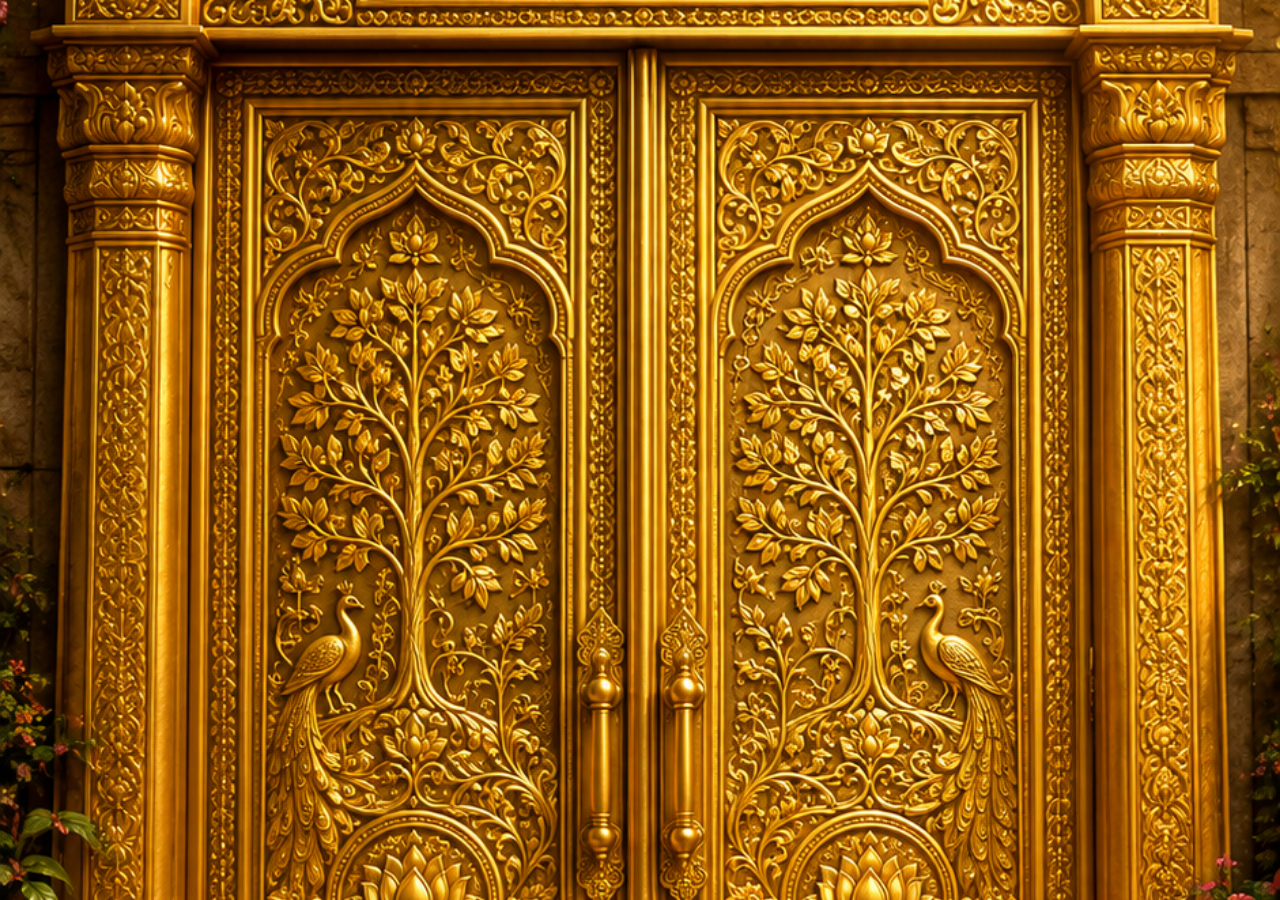
<file: index.html>
<!DOCTYPE html>
<html lang="hi">

<head>

<meta charset="UTF-8">
<meta name="viewport" content="width=device-width, initial-scale=1.0">

<title>हमारा घर</title>

<link rel="stylesheet" href="css/style.css">

</head>

<body>

<!-- ===============================
     CINEMATIC INTRO
================================ -->

<section id="intro">

    <!-- संसार -->

    <div id="world">

        <img
            id="scene"
            src="assets/home-scene.webp"
            alt="हमारा घर">

    </div>

    <!-- द्वार -->

    <div id="gate">

        <img
            id="gateImage"
            src="assets/gate.webp"
            alt="प्रवेश द्वार">

    </div>

    <!-- प्रकाश -->

    <div id="light"></div>

</section>

<!-- ===============================
     WELCOME
================================ -->

<section id="welcome">

    <h1>

        हमारा घर

    </h1>

    <p>

        जहाँ शब्द जन्म लेते हैं,<br>
        और मनुष्य स्वयं से मिलता है।

    </p>

</section>

<!-- ===============================
     MAIN HOME
================================ -->

<main id="home">

    <nav>

        <a href="pages/beej.html">

            🌱
            <span>बीज कक्ष</span>

        </a>

        <a href="pages/library.html">

            📚
            <span>पुस्तकालय</span>

        </a>

        <a href="pages/maun.html">

            ○
            <span>मौन</span>

        </a>

        <a href="pages/samvaad.html">

            💬
            <span>संवाद</span>

        </a>

        <a href="pages/about.html">

            ☀
            <span>परिचय</span>

        </a>

    </nav>

</main>

<script src="js/script.js"></script>

</body>

</html>
</file>
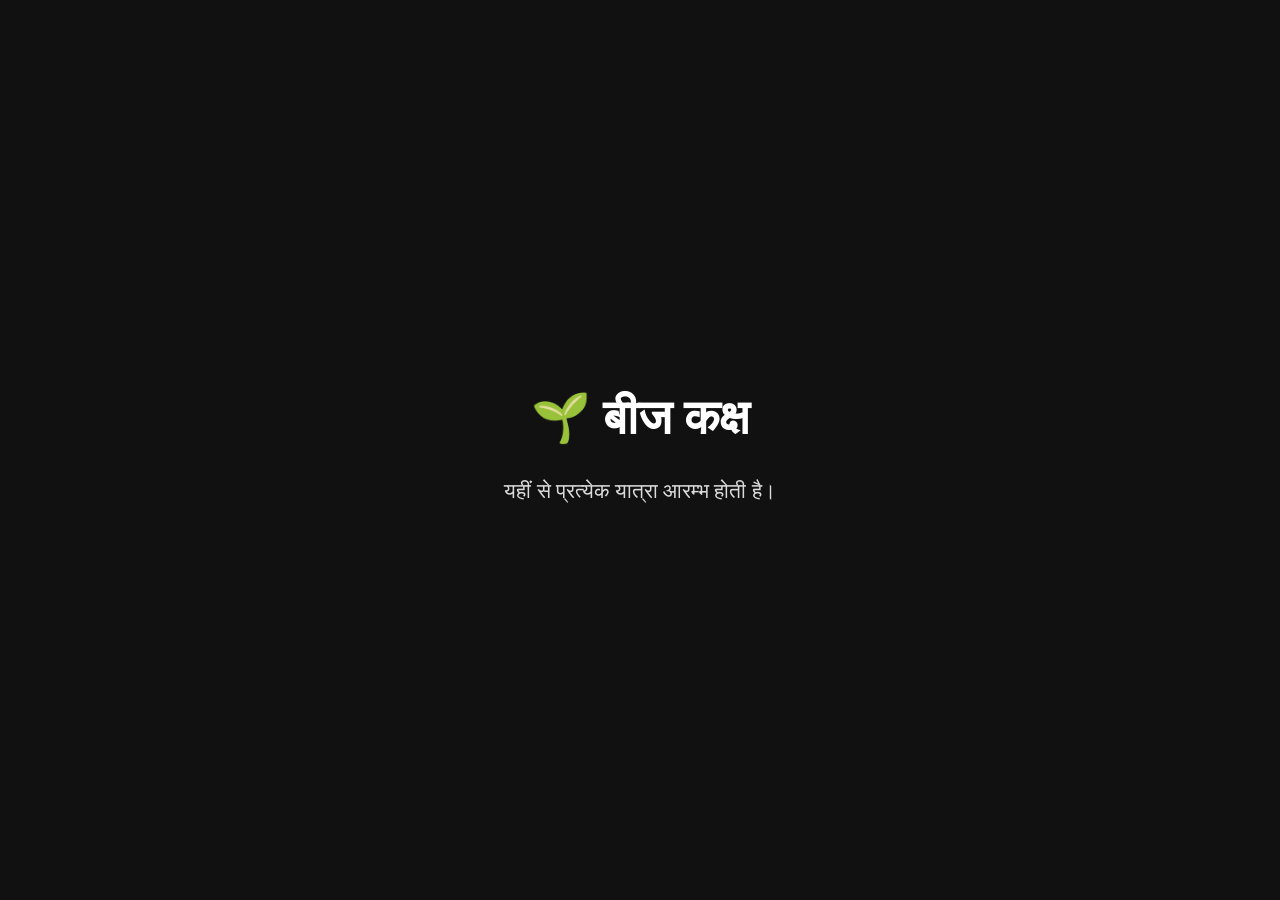
<file: beej.html>
<!DOCTYPE html>
<html lang="hi">

<head>

<meta charset="UTF-8">

<meta name="viewport"
content="width=device-width, initial-scale=1.0">

<title>बीज कक्ष</title>

<style>

*{
margin:0;
padding:0;
box-sizing:border-box;
}

body{

background:#111;

color:white;

font-family:serif;

display:flex;

justify-content:center;

align-items:center;

height:100vh;

text-align:center;

padding:40px;

}

h1{

font-size:3rem;

margin-bottom:25px;

}

p{

font-size:1.3rem;

line-height:1.8;

opacity:.85;

}

</style>

</head>

<body>

<div>

<h1>🌱 बीज कक्ष</h1>

<p>

यहीं से प्रत्येक यात्रा आरम्भ होती है।

</p>

</div>

</body>

</html>
</file>
<file: css/style.css>
/* =====================================
   RESET
===================================== */

*{
    margin:0;
    padding:0;
    box-sizing:border-box;
}

html,
body{

    width:100%;
    height:100%;

    overflow:hidden;

    background:#000;

    font-family:
    "Noto Serif Devanagari",
    Georgia,
    serif;

}

/* =====================================
   INTRO
===================================== */

#intro{

    position:fixed;

    inset:0;

    overflow:hidden;

    background:#000;

}

/* =====================================
   WORLD
===================================== */

#world{

    position:absolute;

    inset:0;

}

#scene{

    width:100%;
    height:100%;

    object-fit:cover;

    object-position:center;

    transform:scale(1.08);

    transition:
    transform 6s ease,
    filter 2s ease;

}

/* =====================================
   GATE
===================================== */

#gate{

    position:absolute;

    inset:0;

    display:flex;

    justify-content:center;

    align-items:center;

    z-index:20;

    cursor:pointer;

}

#gateImage{

    width:100%;
    height:100%;

    object-fit:cover;

    object-position:center;

    transition:

    transform 2.5s ease,
    opacity 1.4s ease;

}

/* =====================================
   LIGHT
===================================== */

#light{

    position:absolute;

    inset:0;

    background:

    radial-gradient(

        circle,

        rgba(255,235,180,.18),

        transparent 70%

    );

    opacity:0;

    transition:

    opacity 2.4s ease;

    pointer-events:none;

}

/* =====================================
   WELCOME
===================================== */

#welcome{

    position:fixed;

    left:50%;
    top:50%;

    transform:
    translate(-50%,-50%);

    width:min(88%,620px);

    padding:42px;

    border-radius:26px;

    background:

    rgba(18,18,18,.35);

    backdrop-filter:

    blur(16px);

    color:white;

    text-align:center;

    opacity:0;

    transition:

    opacity 1.8s ease;

    z-index:200;

}

#welcome h1{

    font-size:

    clamp(2.3rem,5vw,3.8rem);

    margin-bottom:20px;

    font-weight:400;

}

#welcome p{

    font-size:

    clamp(1rem,2vw,1.3rem);

    line-height:1.8;

}

/* =====================================
   HOME
===================================== */

#home{

    position:fixed;

    inset:0;

    display:flex;

    justify-content:center;

    align-items:center;

    opacity:0;

    transition:opacity 1.6s ease;

}

#home nav{

    display:flex;

    gap:36px;

}

#home a{

    text-decoration:none;

    color:white;

    display:flex;

    flex-direction:column;

    align-items:center;

    gap:12px;

}

/* =====================================
   OPEN
===================================== */

body.open #gateImage{

    transform:scale(.92);

    opacity:0;

}

body.open #scene{

    transform:scale(1);

}

body.open #light{

    opacity:1;

}

body.open #welcome{

    opacity:1;

    transition-delay:1.4s;

}

body.ready #home{

    opacity:1;

}

#gateImage{

    will-change:
    transform,
    opacity;

}

#scene{

    will-change:
    transform;

}

#welcome{

    opacity:0;

}
</file>
